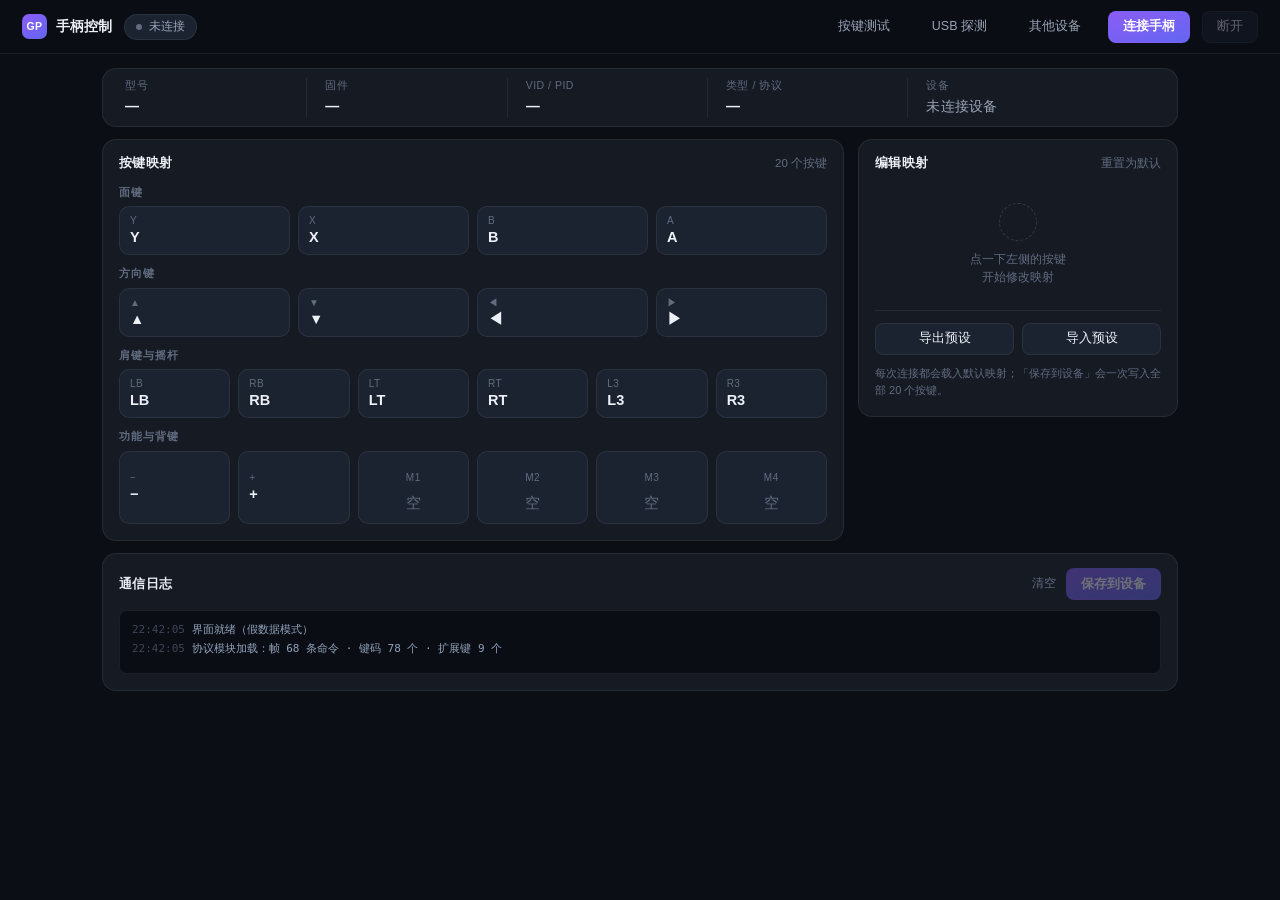
<file: index.html>
<!DOCTYPE html>
<html lang="zh-CN">
<head>
<meta charset="utf-8">
<meta name="viewport" content="width=device-width, initial-scale=1">
<title>手柄控制 · 按键重映射</title>
<link rel="stylesheet" href="web/style.css?v=202610291658">
</head>
<body>

<header class="topbar">
  <div class="brand"><span class="mark">GP</span>手柄控制</div>
  <span class="pill"><span class="dot" id="connDot"></span><span id="connText">未连接</span></span>
  <span class="spacer"></span>
  <a class="btn ghost" href="web/tester.html">按键测试</a>
  <a class="btn ghost" href="web/usb-probe.html">USB 探测</a>
  <button class="btn ghost" id="btnConnectWide" title="列出附近所有蓝牙设备，用于其他型号">其他设备</button>
  <button class="btn primary" id="btnConnect">连接手柄</button>
  <button class="btn" id="btnDisconnect" disabled>断开</button>
</header>

<main class="wrap">

  <!-- 设备状态条 -->
  <section class="stats">
    <div class="stat"><span class="k">型号</span><span class="v" id="dvModel">—</span></div>
    <div class="stat"><span class="k">固件</span><span class="v" id="dvFw">—</span></div>
    <div class="stat"><span class="k">VID / PID</span><span class="v" id="dvVidPid">—</span></div>
    <div class="stat"><span class="k">类型 / 协议</span><span class="v" id="dvType">—</span></div>
    <div class="stat grow"><span class="k">设备</span><span class="v dim" id="devName">未连接</span></div>
  </section>

  <div class="grid">

    <!-- 按键映射 -->
    <section class="card">
      <header class="card-head">
        <h2>按键映射</h2>
        <span class="meta" id="mapCount"></span>
      </header>
      <div id="btnList"></div>
    </section>

    <!-- 编辑 -->
    <aside class="card edit" id="editCard">
      <div id="compatBar" class="warnbar" style="display:none"></div>

      <header class="card-head">
        <h2>编辑映射</h2>
        <span class="meta"><button class="linkbtn" id="btnResetAll">重置为默认</button></span>
      </header>

      <div id="editEmpty" class="empty">
        <div class="ring"></div>
        <div>点一下左侧的按键<br>开始修改映射</div>
      </div>

      <div id="editBody" style="display:none">
        <div class="sel-head">
          <span class="sel-from" id="edBtn"></span>
          <span class="arrow">→</span>
          <span class="sel-to" id="edTarget">—</span>
        </div>

        <div class="field">
          <div class="lb"><span>映射到</span></div>
          <select id="edKey"></select>
        </div>

        <div class="field">
          <div class="lb"><span>连击</span><b id="tbModeName">关闭</b></div>
          <div class="seg" id="turboSeg">
            <button data-mode="0">关闭</button>
            <button data-mode="1">连击</button>
            <button data-mode="2">自动连击</button>
          </div>
        </div>

        <div class="field" id="turboFreqField" style="display:none">
          <div class="lb"><span>连击频率</span><b id="tbCycleVal">5</b></div>
          <input type="range" id="turboFreq" min="1" max="7" step="1" value="5">
        </div>

        <div id="modField" style="display:none"></div>

        <div class="row mt">
          <button class="btn primary grow" id="btnApply">应用到草稿</button>
          <button class="btn" id="btnReset">还原</button>
        </div>
      </div>

      <div class="divider"></div>

      <div class="preset-row">
        <button class="btn" id="btnExport">导出预设</button>
        <button class="btn" id="btnImport">导入预设</button>
      </div>
      <input type="file" id="fileInput" accept="application/json" style="display:none">
      <p class="hint">每次连接都会载入默认映射；「保存到设备」会一次写入全部 20 个按键。</p>
    </aside>
  </div>

  <!-- 日志 -->
  <section class="card logs">
    <header class="card-head">
      <h2>通信日志</h2>
      <span class="meta">
        <button class="linkbtn" id="btnClearLog">清空</button>
        <button class="btn primary" id="btnSave" disabled>保存到设备</button>
      </span>
    </header>
    <div class="log" id="log"></div>
  </section>
</main>

<script src="proto/frame.js?v=202610291658"></script>
<script src="proto/keymap.js?v=202610291658"></script>
<script src="proto/commands.js?v=202610291658"></script>
<script src="proto/mapping.js?v=202610291658"></script>
<script src="proto/turbo.js?v=202610291658"></script>
<script src="web/ble.js?v=202610291658"></script>
<script src="web/app.js?v=202610291658"></script>
</body>
</html>
</file>
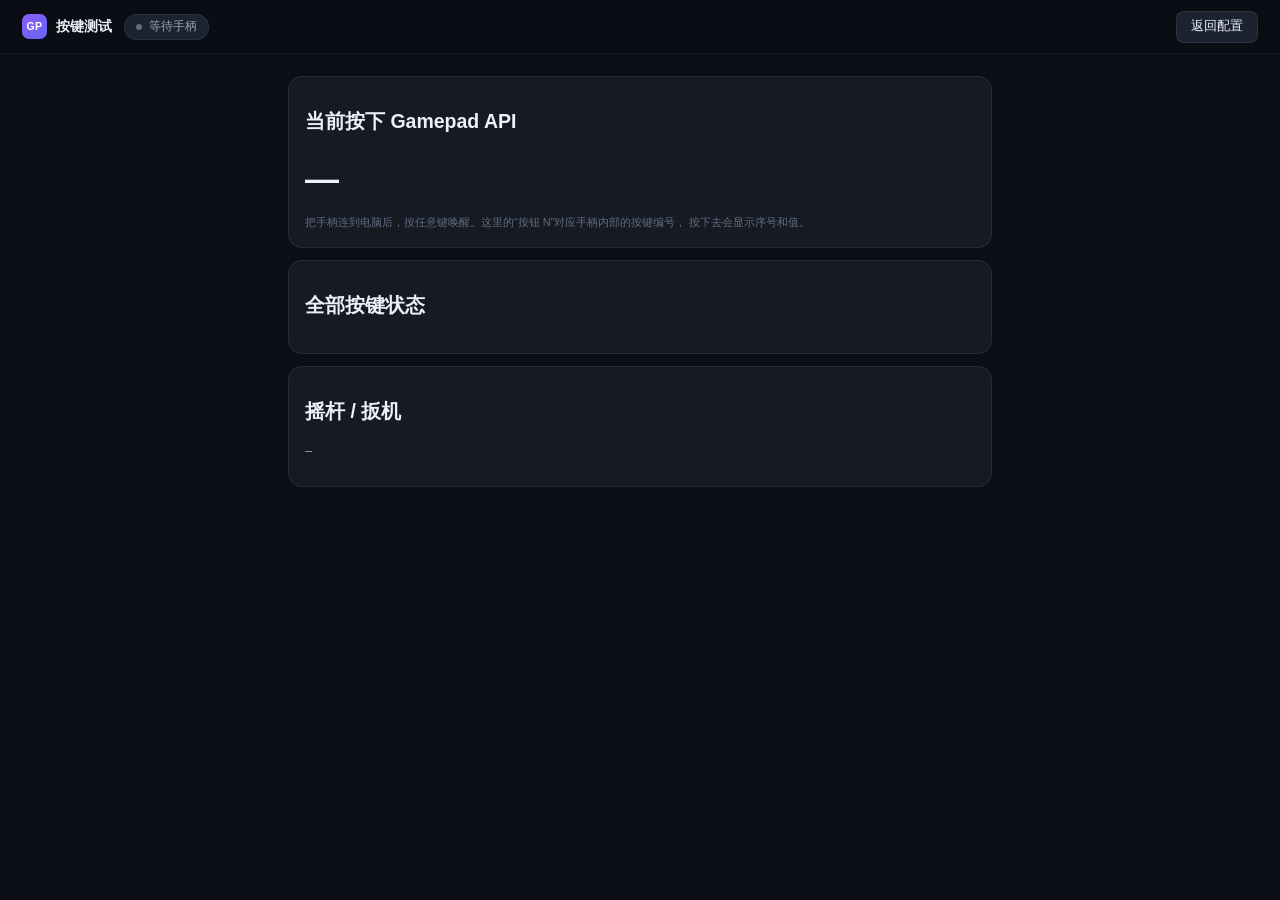
<file: web/tester.html>
<!DOCTYPE html>
<html lang="zh-CN">
<head>
<meta charset="utf-8">
<meta name="viewport" content="width=device-width, initial-scale=1">
<title>按键测试 · 手柄控制</title>
<link rel="stylesheet" href="style.css">
<style>
  .wrap { max-width: 760px; }
  .big { font-size: 34px; font-weight: 700; letter-spacing: 1px; }
  .idx { color: var(--accent-hi); }
  .list { display: grid; grid-template-columns: repeat(auto-fill, minmax(92px, 1fr)); gap: 7px; margin-top: 14px; }
  .cell {
    padding: 8px 10px; border-radius: 10px; text-align: center;
    background: var(--panel-2); border: 1px solid var(--border);
    font-size: 12px; color: var(--mute); transition: .08s;
  }
  .cell.on { background: rgba(55,211,153,.18); border-color: var(--ok); color: var(--ok); font-weight: 700; }
  .axis { font-family: "Cascadia Mono", Consolas, monospace; font-size: 12px; color: #8fa2bd; }
  .warn { color: var(--warn); }
</style>
</head>
<body>
<header class="topbar">
  <div class="brand"><span class="mark">GP</span>按键测试</div>
  <span class="pill"><span class="dot" id="dot"></span><span id="state">等待手柄</span></span>
  <span class="spacer"></span>
  <a class="btn" href="../index.html">返回配置</a>
</header>

<div class="wrap" style="margin:0 auto;padding:22px 28px 60px">
  <section class="card">
    <h2>当前按下 <span class="right">Gamepad API</span></h2>
    <div class="big" id="cur">—</div>
    <div class="hint">
      把手柄连到电脑后，按任意键唤醒。这里的“按钮 N”对应手柄内部的按键编号，
      按下去会显示序号和值。
    </div>
  </section>

  <section class="card">
    <h2>全部按键状态 <span class="right" id="cnt"></span></h2>
    <div class="list" id="grid"></div>
  </section>

  <section class="card">
    <h2>摇杆 / 扳机</h2>
    <div class="axis" id="axes">—</div>
    <div class="hint warn" id="tip"></div>
  </section>
</div>

<script>
(function () {
  'use strict';
  const $ = (id) => document.getElementById(id);
  const grid = $('grid');
  let cells = [];

  function buildGrid(n) {
    grid.innerHTML = '';
    cells = [];
    for (let i = 0; i < n; i++) {
      const d = document.createElement('div');
      d.className = 'cell';
      d.textContent = 'N' + i;
      grid.appendChild(d);
      cells.push(d);
    }
    $('cnt').textContent = n + ' 个按钮';
  }

  function poll() {
    const pads = navigator.getGamepads ? navigator.getGamepads() : [];
    let pad = null;
    for (const p of pads) { if (p) { pad = p; break; } }

    if (!pad) {
      $('dot').className = 'dot';
      $('state').textContent = '等待手柄';
      $('cur').textContent = '—';
      requestAnimationFrame(poll);
      return;
    }

    $('dot').className = 'dot on';
    $('state').textContent = pad.id.slice(0, 28);

    if (cells.length !== pad.buttons.length) buildGrid(pad.buttons.length);

    let pressed = [];
    pad.buttons.forEach((b, i) => {
      const on = b.pressed || b.value > 0.5;
      cells[i] && cells[i].classList.toggle('on', on);
      if (on) pressed.push('N' + i);
    });

    $('cur').innerHTML = pressed.length
      ? pressed.map((p) => `<span class="idx">${p}</span>`).join(' + ')
      : '—';

    $('axes').textContent = pad.axes
      .map((v, i) => '轴' + i + '=' + v.toFixed(2))
      .join('   ');

    requestAnimationFrame(poll);
  }

  window.addEventListener('gamepadconnected', (e) => {
    $('tip').textContent = '已连接：' + e.gamepad.id;
  });
  window.addEventListener('gamepaddisconnected', () => {
    $('tip').textContent = '手柄已断开（蓝牙手柄休眠后会断开，按一下键即可）';
  });

  if (!navigator.getGamepads) {
    $('tip').textContent = '当前浏览器不支持 Gamepad API，请用 Edge 或 Chrome 打开';
  }
  poll();
})();
</script>
</body>
</html>
</file>
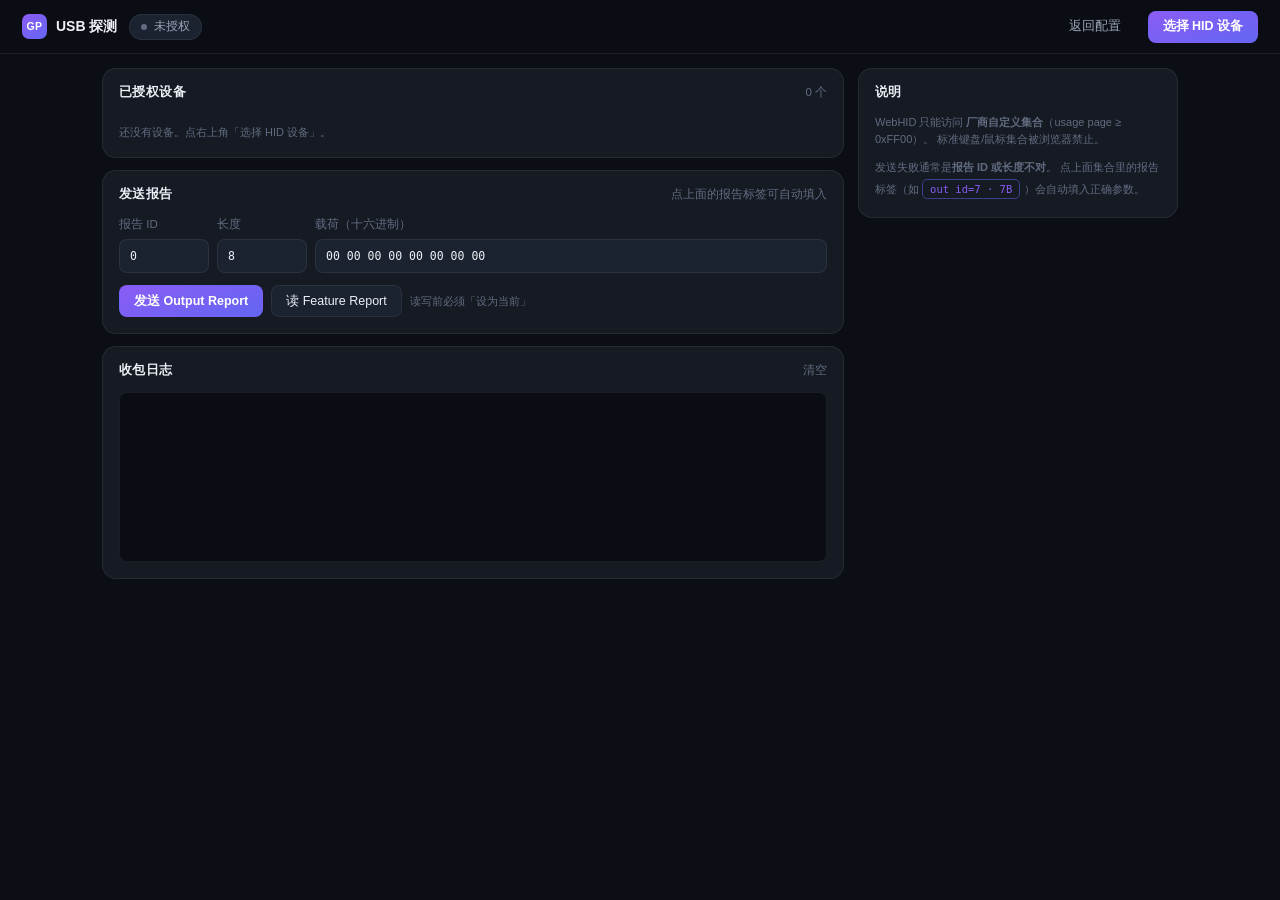
<file: web/usb-probe.html>
<!DOCTYPE html>
<html lang="zh-CN">
<head>
<meta charset="utf-8">
<meta name="viewport" content="width=device-width, initial-scale=1">
<title>USB 探测 · 手柄控制</title>
<link rel="stylesheet" href="style.css">
<style>
  .mono { font-family: "Cascadia Mono", Consolas, monospace; font-size: 11.5px; }
  .row2 { display: grid; grid-template-columns: 90px 90px 1fr; gap: 8px; }
  .devlist { display: flex; flex-direction: column; gap: 8px; margin-top: 10px; }
  .devitem {
    padding: 10px 14px; border-radius: 10px;
    background: var(--surface-2); border: 1px solid var(--line);
    font-size: 12px;
  }
  .devtop { display: flex; align-items: center; gap: 10px; }
  .devtop .vv { color: var(--dim); font-family: monospace; font-size: 11px; }
  .devtop button { margin-left: auto; }
  .cols { margin: 8px 0 0 0; padding: 0; list-style: none; }
  .cols li { margin: 3px 0; color: var(--dim); font-size: 11.5px; }
  .cols .up { color: var(--text); font-family: monospace; }
  .rep {
    display: inline-block; margin: 2px 4px 2px 0; padding: 1px 7px;
    border: 1px solid var(--line-hi); border-radius: 5px;
    font-family: monospace; font-size: 10.5px; color: var(--dim);
    cursor: pointer;
  }
  .rep:hover { border-color: var(--accent); color: var(--accent-hi); }
  .rep.out { border-color: rgba(99,102,241,.5); color: var(--accent-hi); }
  .inp {
    width: 100%; background: var(--surface-2); border: 1px solid var(--line);
    border-radius: 8px; height: 34px; padding: 0 10px; color: var(--text);
  }
</style>
</head>
<body>

<header class="topbar">
  <div class="brand"><span class="mark">GP</span>USB 探测</div>
  <span class="pill"><span class="dot" id="dot"></span><span id="state">未授权</span></span>
  <span class="spacer"></span>
  <a class="btn ghost" href="../index.html">返回配置</a>
  <button class="btn primary" id="btnPick">选择 HID 设备</button>
</header>

<main class="wrap">
  <div class="grid">
    <div style="display:flex;flex-direction:column;gap:12px;min-width:0">

      <section class="card">
        <header class="card-head"><h2>已授权设备</h2><span class="meta" id="cnt"></span></header>
        <div class="devlist" id="devlist"></div>
      </section>

      <section class="card">
        <header class="card-head"><h2>发送报告</h2><span class="meta">点上面的报告标签可自动填入</span></header>
        <div class="row2">
          <div class="field" style="margin:0">
            <div class="lb"><span>报告 ID</span></div>
            <input id="rid" class="mono inp" value="0">
          </div>
          <div class="field" style="margin:0">
            <div class="lb"><span>长度</span></div>
            <input id="rlen" class="mono inp" value="8">
          </div>
          <div class="field" style="margin:0">
            <div class="lb"><span>载荷（十六进制）</span></div>
            <input id="rhex" class="mono inp" value="00 00 00 00 00 00 00 00">
          </div>
        </div>
        <div class="row mt">
          <button class="btn primary" id="btnSend">发送 Output Report</button>
          <button class="btn" id="btnFeature">读 Feature Report</button>
          <span class="hint" style="margin:0">读写前必须「设为当前」</span>
        </div>
      </section>

      <section class="card">
        <header class="card-head"><h2>收包日志</h2><span class="meta"><button class="linkbtn" id="btnClear">清空</button></span></header>
        <div class="log" id="log" style="height:170px"></div>
      </section>
    </div>

    <aside class="side">
      <section class="card">
        <header class="card-head"><h2>说明</h2></header>
        <p class="hint" style="margin-top:0">
          WebHID 只能访问 <b>厂商自定义集合</b>（usage page ≥ 0xFF00）。
          标准键盘/鼠标集合被浏览器禁止。
        </p>
        <p class="hint">
          发送失败通常是<b>报告 ID 或长度不对</b>。
          点上面集合里的报告标签（如 <span class="rep out">out id=7 · 7B</span>）会自动填入正确参数。
        </p>
      </section>
    </aside>
  </div>
</main>

<script src="hid.js?v=202610291658"></script>
<script>
(function () {
  'use strict';
  const $ = (id) => document.getElementById(id);
  const H = window.GSHID;
  let active = null;

  function log(msg, cls) {
    const d = document.createElement('div');
    d.innerHTML = `<span class="t">${new Date().toLocaleTimeString('zh-CN')}</span> <span class="${cls || ''}">${msg}</span>`;
    $('log').appendChild(d);
    $('log').scrollTop = $('log').scrollHeight;
  }
  const hex = (b) => Array.from(b).map((x) => x.toString(16).padStart(2, '0')).join(' ');

  function reportBytes(r) {
    let bits = 0;
    (r.items || []).forEach((it) => { bits += (it.reportSize || 0) * (it.reportCount || 0); });
    return Math.ceil(bits / 8);
  }

  function fillForm(id, bytes) {
    $('rid').value = id;
    $('rlen').value = bytes;
    $('rhex').value = new Array(bytes).fill('00').join(' ');
  }

  function renderReports(list, kind) {
    if (!list || !list.length) return '';
    return list.map((r) => {
      const n = reportBytes(r);
      const cls = kind === 'out' ? 'rep out' : 'rep';
      const tag = kind === 'out' ? 'out' : (kind === 'in' ? 'in' : 'feat');
      return `<span class="${cls}" data-id="${r.reportId}" data-len="${n}">${tag} id=${r.reportId} · ${n}B</span>`;
    }).join(' ');
  }

  async function refresh() {
    if (!H.supported()) {
      $('state').textContent = '浏览器不支持 WebHID';
      $('devlist').innerHTML =
        '<div class="hint">当前浏览器没有 WebHID 接口。请用 <b>Edge 或 Chrome</b> 打开本页（不是 IE 内核，也不是微信内置浏览器）。</div>';
      return;
    }
    const devices = await H.list();
    $('cnt').textContent = devices.length + ' 个';
    const box = $('devlist');
    box.innerHTML = '';
    if (!devices.length) {
      box.innerHTML = '<div class="hint">还没有设备。点右上角「选择 HID 设备」。</div>';
      return;
    }
    devices.forEach((d) => {
      const el = document.createElement('div');
      el.className = 'devitem';

      const cols = (d.collections || []).map((c) => {
        const vendor = c.usagePage >= 0xFF00;
        const outs = renderReports(c.outputReports, 'out');
        const ins = renderReports(c.inputReports, 'in');
        const fes = renderReports(c.featureReports, 'feat');
        return `<li>usagePage <span class="up">0x${c.usagePage.toString(16).toUpperCase()}</span> · usage 0x${c.usage.toString(16)}` +
          `${vendor ? ' · <b style="color:var(--accent-hi)">厂商</b>' : ''}<br>${outs || ''} ${ins || ''} ${fes || ''}` +
          `${!outs && !ins && !fes ? '<span style="color:var(--mute)">无报告</span>' : ''}</li>`;
      }).join('');

      el.innerHTML =
        `<div class="devtop"><div><div>${d.productName || '(无名称)'}</div>` +
        `<div class="vv">VID 0x${d.vendorId.toString(16)} · PID 0x${d.productId.toString(16)}</div></div></div>` +
        `<ul class="cols">${cols || '<li>无集合信息</li>'}</ul>`;

      const btn = document.createElement('button');
      btn.className = 'btn mini primary';
      btn.textContent = '设为当前';
      btn.onclick = async () => {
        try {
          await H.open(d);
          active = d;
          $('state').textContent = d.productName || '已打开';
          $('dot').className = 'dot on';
          H.onInput((data, rid) => log('IN id=' + rid + ' · ' + hex(data), 'rx'));
          log('已打开 ' + (d.productName || ''), 'rx');
        } catch (e) {
          log('打开失败：' + (e.message || e), 'er');
        }
      };
      el.querySelector('.devtop').appendChild(btn);

      el.querySelectorAll('.rep').forEach((sp) => {
        sp.onclick = () => fillForm(sp.dataset.id, Number(sp.dataset.len));
      });

      box.appendChild(el);
    });
  }

  $('btnPick').onclick = async () => {
    try { await H.pick(); await refresh(); }
    catch (e) { log('选择失败：' + (e.message || e), 'er'); }
  };

  $('btnSend').onclick = async () => {
    if (!active) { log('先在列表里点「设为当前」', 'er'); return; }
    const rid = parseInt($('rid').value, 10) || 0;
    const hexStr = $('rhex').value.trim().replace(/[,\s]+/g, '');
    const bytes = [];
    for (let i = 0; i < hexStr.length; i += 2) bytes.push(parseInt(hexStr.slice(i, i + 2), 16) || 0);
    const len = parseInt($('rlen').value, 10) || bytes.length;
    while (bytes.length < len) bytes.push(0);
    const payload = new Uint8Array(bytes.slice(0, len));
    log('OUT id=' + rid + ' len=' + len + ' · ' + hex(payload), 'tx');
    try {
      await H.send(rid, payload);
      log('✅ 发送成功', 'rx');
    } catch (e) {
      log('发送失败：' + (e.message || e), 'er');
    }
  };

  $('btnFeature').onclick = async () => {
    if (!active) { log('先设为当前设备', 'er'); return; }
    const rid = parseInt($('rid').value, 10) || 0;
    try {
      const data = await H.readFeature(rid);
      log('FEATURE id=' + rid + ' → ' + hex(data), 'rx');
    } catch (e) {
      log('读 Feature 失败：' + (e.message || e), 'er');
    }
  };

  $('btnClear').onclick = () => { $('log').innerHTML = ''; };

  refresh();
})();
</script>
</body>
</html>
</file>
<file: web/style.css>
/* ============================================================
   手柄控制 · v2 视觉
   深色中性基底 + 靛紫强调；信息层：状态条 → 主区 → 日志
   ============================================================ */

:root {
  --bg: #0b0e14;
  --surface: #151a23;
  --surface-2: #1b2230;
  --surface-3: #232b3c;
  --line: rgba(255, 255, 255, .07);
  --line-hi: rgba(255, 255, 255, .14);

  --text: #edf0f7;
  --dim: #9aa4b8;
  --mute: #626c80;

  --accent: #6366f1;
  --accent-hi: #8b5cf6;
  --accent-soft: rgba(99, 102, 241, .15);
  --ok: #34d399;
  --warn: #fbbf24;
  --bad: #fb7185;

  --r-lg: 14px;
  --r-md: 10px;
  --r-sm: 8px;
}

* { box-sizing: border-box; }

html, body {
  margin: 0; padding: 0;
  background: var(--bg);
  color: var(--text);
  font-family: "PingFang SC", "Microsoft YaHei", -apple-system, "Segoe UI", sans-serif;
  font-size: 13px;
  line-height: 1.5;
  -webkit-font-smoothing: antialiased;
}
button { font: inherit; color: inherit; cursor: pointer; }
a { color: inherit; text-decoration: none; }

/* ---------------- 顶栏 ---------------- */
.topbar {
  position: sticky; top: 0; z-index: 20;
  display: flex; align-items: center; gap: 12px;
  height: 54px; padding: 0 22px;
  background: rgba(11, 14, 20, .92);
  backdrop-filter: blur(14px);
  border-bottom: 1px solid var(--line);
}
.brand { display: flex; align-items: center; gap: 9px; font-size: 14px; font-weight: 600; }
.brand .mark {
  width: 25px; height: 25px; border-radius: 7px;
  display: grid; place-items: center;
  background: linear-gradient(145deg, var(--accent-hi), var(--accent));
  font-size: 10.5px; font-weight: 700; color: #fff; letter-spacing: .3px;
}
.spacer { flex: 1; }

.pill {
  display: inline-flex; align-items: center; gap: 7px;
  height: 26px; padding: 0 11px; border-radius: 999px;
  background: var(--surface-2); border: 1px solid var(--line);
  font-size: 11.5px; color: var(--dim);
}
.dot { width: 6px; height: 6px; border-radius: 50%; background: var(--mute); }
.dot.on { background: var(--ok); box-shadow: 0 0 9px rgba(52, 211, 153, .8); }
.dot.busy { background: var(--warn); animation: pulse 1s infinite; }
@keyframes pulse { 0%,100% { opacity: 1 } 50% { opacity: .28 } }

/* ---------------- 按钮 ---------------- */
.btn {
  height: 32px; padding: 0 14px;
  display: inline-flex; align-items: center; justify-content: center;
  border-radius: var(--r-sm);
  border: 1px solid var(--line);
  background: var(--surface-2);
  color: var(--text); font-size: 12.5px;
  transition: background .15s, border-color .15s, filter .15s;
  white-space: nowrap;
}
.btn:hover:not(:disabled) { background: var(--surface-3); border-color: var(--line-hi); }
.btn:disabled { opacity: .38; cursor: not-allowed; }
.btn.primary {
  background: linear-gradient(160deg, var(--accent-hi), var(--accent));
  border-color: transparent; color: #fff; font-weight: 600;
}
.btn.primary:hover:not(:disabled) { filter: brightness(1.1); }
.btn.ghost { background: transparent; border-color: transparent; color: var(--dim); }
.btn.ghost:hover:not(:disabled) { background: var(--surface-2); border-color: var(--line); color: var(--text); }

.linkbtn { background: none; border: none; padding: 0; color: var(--mute); font-size: 11.5px; }
.linkbtn:hover { color: var(--text); }

/* ---------------- 布局 ---------------- */
.wrap {
  max-width: 1120px;
  margin: 0 auto;
  padding: 14px 22px 20px;
  display: flex; flex-direction: column; gap: 12px;
}
.grid {
  display: grid;
  grid-template-columns: minmax(0, 1fr) 320px;
  gap: 14px;
  align-items: start;
}
@media (max-width: 960px) { .grid { grid-template-columns: 1fr; } }

/* ---------------- 设备状态条 ---------------- */
.stats {
  display: flex; align-items: stretch; gap: 0;
  background: var(--surface);
  border: 1px solid var(--line);
  border-radius: var(--r-lg);
  padding: 9px 4px;
}
.stat {
  flex: 1;
  display: flex; flex-direction: column; gap: 2px;
  padding: 0 18px;
  border-right: 1px solid var(--line);
  min-width: 0;
}
.stat:last-child { border-right: none; }
.stat.grow { flex: 1.4; }
.stat .k { font-size: 10.5px; color: var(--mute); letter-spacing: .5px; }
.stat .v {
  font-size: 14px; font-weight: 650; letter-spacing: .2px;
  white-space: nowrap; overflow: hidden; text-overflow: ellipsis;
}
.stat .v.dim { font-weight: 500; color: var(--dim); }

/* ---------------- 卡片 ---------------- */
.card {
  background: var(--surface);
  border: 1px solid var(--line);
  border-radius: var(--r-lg);
  padding: 14px 16px 16px;
}
.card-head {
  display: flex; align-items: center; justify-content: space-between;
  gap: 12px; margin-bottom: 12px;
}
.card-head h2 {
  margin: 0; font-size: 12.5px; font-weight: 600;
  letter-spacing: .4px; color: var(--text);
}
.meta { font-size: 11.5px; color: var(--mute); display: inline-flex; align-items: center; gap: 10px; }

.divider { height: 1px; background: var(--line); margin: 14px 0 12px; }

/* ---------------- 按键区 ---------------- */
#btnList { display: flex; flex-direction: column; gap: 11px; }

.group-title {
  font-size: 10.5px; font-weight: 600; letter-spacing: .9px;
  color: var(--mute); margin-bottom: 6px;
}
.group .chips {
  display: flex;
  flex-wrap: wrap;
  gap: 8px;
}

.chip {
  flex: 1 1 88px;
  text-align: left;
  padding: 6px 10px 7px;
  border-radius: var(--r-md);
  background: var(--surface-2);
  border: 1px solid var(--line);
  transition: border-color .14s, background .14s, transform .06s;
}
.chip:hover { border-color: var(--line-hi); background: var(--surface-3); }
.chip:active { transform: translateY(1px); }
.chip .cn {
  display: block; font-size: 10px; color: var(--mute);
  letter-spacing: .5px; line-height: 1.5;
}
.chip .ck {
  display: block; font-size: 14.5px; font-weight: 700; line-height: 1.3;
  color: var(--text);
  overflow: hidden; text-overflow: ellipsis; white-space: nowrap;
}
.chip.sel {
  border-color: var(--accent);
  background: var(--accent-soft);
  box-shadow: 0 0 0 3px rgba(99, 102, 241, .12);
}
.chip.diff { border-color: rgba(99, 102, 241, .55); background: var(--accent-soft); }
.chip.diff .ck { color: var(--accent-hi); }
.chip.diff .ck::before { content: "↦"; font-size: 10px; opacity: .65; margin-right: 3px; }

/* ---------------- 编辑面板 ---------------- */
.empty {
  display: flex; flex-direction: column; align-items: center; gap: 9px;
  padding: 18px 8px 10px; color: var(--mute); font-size: 12px; text-align: center;
}
.empty .ring {
  width: 38px; height: 38px; border-radius: 50%;
  border: 1.5px dashed var(--line-hi);
}

.sel-head {
  display: flex; align-items: center; gap: 10px;
  padding: 10px 12px; margin-bottom: 12px;
  background: var(--surface-2);
  border: 1px solid var(--line);
  border-radius: var(--r-md);
}
.sel-from { font-size: 12.5px; color: var(--dim); }
.arrow { color: var(--line-hi); }
.sel-to { margin-left: auto; font-size: 15px; font-weight: 700; color: var(--accent-hi); }

.field { margin-bottom: 12px; }
.field:last-child { margin-bottom: 0; }
.field .lb {
  display: flex; justify-content: space-between; align-items: center;
  font-size: 11.5px; color: var(--mute); margin-bottom: 6px;
}

select {
  width: 100%; height: 34px; padding: 0 10px;
  font: inherit; color: var(--text);
  background: var(--surface-2);
  border: 1px solid var(--line);
  border-radius: var(--r-sm);
}
select:focus { outline: none; border-color: var(--accent); }

.row { display: flex; align-items: center; gap: 8px; }
.row .grow { flex: 1; }
.mt { margin-top: 12px; }

.preset-row { display: grid; grid-template-columns: 1fr 1fr; gap: 8px; }

.hint { font-size: 11px; color: var(--mute); line-height: 1.6; margin: 10px 0 0; }

/* ---------------- 日志 ---------------- */
.logs .card-head { margin-bottom: 10px; }
.log {
  height: 64px; overflow-y: auto;
  padding: 9px 12px;
  background: #0a0d13;
  border: 1px solid var(--line);
  border-radius: var(--r-sm);
  font-family: "Cascadia Mono", Consolas, monospace;
  font-size: 11px; line-height: 1.75;
  color: #93a3bd;
}
.log .t { color: #3d4657; }
.log .tx { color: var(--accent-hi); }
.log .rx { color: var(--ok); }
.log .er { color: var(--bad); }
.log::-webkit-scrollbar { width: 7px; }
.log::-webkit-scrollbar-thumb { background: var(--surface-3); border-radius: 4px; }

.chip.empty .ck { color: var(--mute); font-weight: 500; }

/* 连击分段控件 */
.seg {
  display: grid;
  grid-template-columns: repeat(3, 1fr);
  gap: 4px;
  padding: 3px;
  background: var(--surface-2);
  border: 1px solid var(--line);
  border-radius: var(--r-sm);
}
.seg button {
  height: 26px;
  border: none;
  background: transparent;
  border-radius: 6px;
  font-size: 11.5px;
  color: var(--dim);
  transition: background .14s, color .14s;
}
.seg button:hover { color: var(--text); }
.seg button.on {
  background: var(--accent-soft);
  color: var(--accent-hi);
  font-weight: 600;
}
.chip .ct {
  display: inline-block;
  margin-left: 4px;
  font-size: 9px;
  padding: 0 4px;
  border-radius: 4px;
  background: rgba(99, 102, 241, .25);
  color: var(--accent-hi);
  vertical-align: 1px;
}

.warnbar {
  padding: 9px 12px;
  margin-bottom: 12px;
  border-radius: var(--r-sm);
  background: rgba(251, 191, 36, .12);
  border: 1px solid rgba(251, 191, 36, .35);
  color: #f0b429;
  font-size: 11.5px;
  line-height: 1.6;
}
</file>
